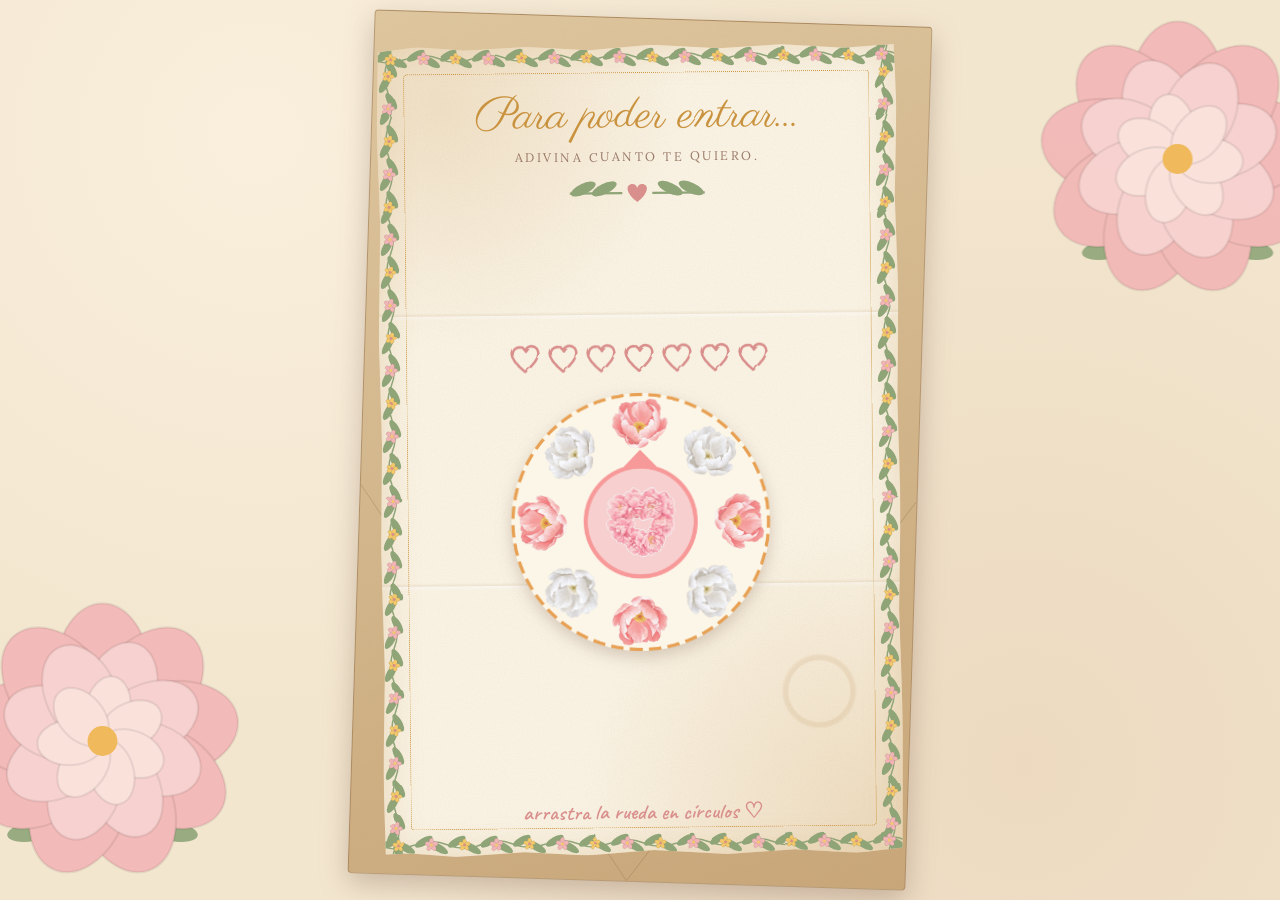
<file: index.html>
<!DOCTYPE html>
<html lang="es">
<head>
<meta charset="utf-8">
<meta name="viewport" content="width=device-width, initial-scale=1, viewport-fit=cover">
<title>Para ti</title>

<link rel="preconnect" href="https://fonts.googleapis.com">
<link rel="preconnect" href="https://fonts.gstatic.com" crossorigin>
<link href="https://fonts.googleapis.com/css2?family=Caveat:wght@500;600;700&family=Lora:ital,wght@0,400;0,500;0,600;1,400&family=Parisienne&display=swap" rel="stylesheet">
<link rel="stylesheet" href="style.css">
</head>
<body>

<!--
=====================================================================
  GUÍA DE SEÑALADORES  (busca con Ctrl+F el que quieras editar)
=====================================================================
  Cada texto, imagen y botón tiene un señalador con el formato:
      <PANTALLA>-<Tipo><Número>
  y aparece DOS veces: como un comentario pegado al elemento (el que
  dice solo "1-Texto1") y como atributo  data-id="1-Texto1"  en el
  elemento mismo.

  PANTALLAS
     1    Rueda de corazones (la "contraseña")
     2    Título + imagen + botón continuar
     3    Menú de 4 opciones
     3.1  Burbujas de texto alrededor de la peonía
     3.2  Galería de fotos colgada
     3.3  Reproductor de vinilo (audio)
     3.4  Carta escrita a mano

  TIPOS
     Titulo  = título de la pantalla         (ej. 3.2-Titulo)
     Texto   = cualquier otro texto          (ej. 3.1-Texto4)
     Imagen  = imágenes (src="img/...")      (ej. 3.2-Imagen6)
     Boton   = texto de un botón             (ej. 2-Boton1)
     Enlace  = enlace externo                (ej. 3.3-Enlace)

  PARA IR DIRECTO A UNA PANTALLA mientras editas, agrega al final de la
  dirección:  index.html#2   index.html#3   index.html#3.1  ...#3.4

  Lo que se configura en JavaScript (canción, velocidad de la
  carta, vueltas de la rueda...) está al principio de script.js.
=====================================================================
-->

<!-- Fondo: dos ramos decorativos (solo se ven en pantallas grandes) -->
<img class="decor decor-izq" data-id="Fondo-Imagen1" src="img/peonia.svg" alt="" aria-hidden="true"><!-- Fondo-Imagen1 -->
<img class="decor decor-der" data-id="Fondo-Imagen2" src="img/peonia.svg" alt="" aria-hidden="true"><!-- Fondo-Imagen2 -->

<main id="app">

  <!-- ===================================================================
       PANTALLA 1 · Rueda de corazones
       =================================================================== -->
  <section class="pantalla activa" data-pantalla="1" id="pantalla-1">
    <article class="tarjeta">
      <header class="cab">
        <h1 class="titulo" data-id="1-Titulo"><!-- 1-Titulo -->Para poder entrar…</h1>
        <p class="subtitulo" data-id="1-Texto1"><!-- 1-Texto1 -->adivina cuanto te quiero.</p>
        <img class="divisor" src="img/decoracion/divisor.svg" alt="" aria-hidden="true">
      </header>

      <div class="centro">
        <!-- Los corazones del medidor los crea script.js (CONFIG.corazones) -->
        <div class="medidor" id="medidor" role="progressbar" aria-valuemin="0" aria-valuemax="100" aria-valuenow="0" aria-label="Medidor de corazones"></div>

        <div class="rueda-zona" id="rueda-zona">
          <img class="rueda pista" id="rueda" data-id="1-Imagen1" src="img/decoracion/ruleta.png" alt="Rueda de flores: gírala" draggable="false" tabindex="0"><!-- 1-Imagen1 -->
        </div>
      </div>

      <footer class="pie">
        <p class="nota" id="nota-1" data-id="1-Texto2" data-completo="¡Listo, pasa!"><!-- 1-Texto2 (data-completo = lo que dice al llenarse) -->arrastra la rueda en círculos ♡</p>
      </footer>
    </article>
  </section>


  <!-- ===================================================================
       PANTALLA 2 · Título, imagen y botón
       =================================================================== -->
  <section class="pantalla" data-pantalla="2" id="pantalla-2">
    <article class="tarjeta">
      <header class="cab">
        <h1 class="titulo" data-id="2-Titulo"><!-- 2-Titulo -->Con mucho cariño</h1>
        <p class="subtitulo" data-id="2-Texto1"><!-- 2-Texto1 -->para la mujer de mi vida</p>
        <img class="divisor" src="img/decoracion/divisor.svg" alt="" aria-hidden="true">
      </header>

      <div class="centro">
        <figure class="polaroid">
          <img data-id="2-Imagen1" src="img/fawn.jpg" alt=""><!-- 2-Imagen1 -->
        </figure>
      </div>

      <footer class="pie">
        <button class="btn-sello" type="button" data-ir="3">
          <img src="img/decoracion/sello.svg" alt="Fotito de lia" aria-hidden="true">
          <span class="rotulo" data-id="2-Boton1"><!-- 2-Boton1 -->Continuar</span>
        </button>
      </footer>
    </article>
  </section>


  <!-- ===================================================================
       PANTALLA 3 · Menú de 4 opciones
       =================================================================== -->
  <section class="pantalla" data-pantalla="3" id="pantalla-3">
    <article class="tarjeta">
      <header class="cab">
        <h1 class="titulo" data-id="3-Titulo"><!-- 3-Titulo -->¿A donde lleva?</h1>
        <p class="subtitulo" data-id="3-Texto1"><!-- 3-Texto1 -->elige una</p>
        <img class="divisor" src="img/decoracion/divisor.svg" alt="" aria-hidden="true">
      </header>

      <div class="centro">
        <nav class="menu">
          <!-- Opción A → pantalla 3.1 -->
          <button class="opcion" type="button" data-ir="3.1">
            <img data-id="3-Imagen1" src="img/peonia.svg" alt=""><!-- 3-Imagen1 -->
            <span data-id="3-Boton1"><!-- 3-Boton1 -->♡</span>
          </button>
          <!-- Opción B → pantalla 3.2 -->
          <button class="opcion" type="button" data-ir="3.2">
            <img data-id="3-Imagen2" src="img/icono-galeria.svg" alt=""><!-- 3-Imagen2 -->
            <span data-id="3-Boton2"><!-- 3-Boton2 -->♡♡</span>
          </button>
          <!-- Opción C → pantalla 3.3 -->
          <button class="opcion" type="button" data-ir="3.3">
            <img data-id="3-Imagen3" src="img/vinilo.png" alt=""><!-- 3-Imagen3 -->
            <span data-id="3-Boton3"><!-- 3-Boton3 -->♡♡♡</span>
          </button>
          <!-- Opción D → pantalla 3.4 -->
          <button class="opcion" type="button" data-ir="3.4">
            <img data-id="3-Imagen4" src="img/sobre.svg" alt=""><!-- 3-Imagen4 -->
            <span data-id="3-Boton4"><!-- 3-Boton4 -->♡♡♡♡</span>
          </button>
        </nav>
      </div>

      <footer class="pie">
        <p class="nota" data-id="3-Texto2"><!-- 3-Texto2 -->con todo mi amor ♡</p>
      </footer>
    </article>
  </section>


  <!-- ===================================================================
       PANTALLA 3.1 · Burbujas alrededor de la peonía
       =================================================================== -->
  <section class="pantalla" data-pantalla="3.1" id="pantalla-3-1">
    <article class="tarjeta">
      <header class="cab">
        <h1 class="titulo" data-id="3.1-Titulo"><!-- 3.1-Titulo -->Cosas que amo de ti</h1>
        <img class="divisor" src="img/decoracion/divisor.svg" alt="" aria-hidden="true">
      </header>

      <div class="centro">
        <div class="orbita" id="orbita">
          <img class="peonia-centro" data-id="3.1-Imagen1" src="img/circulo-peonia.png" alt="Peonía" ><!-- 3.1-Imagen1 -->

          <div class="burbuja" data-id="3.1-Texto1"><!-- 3.1-Texto1 -->Tu inteligencia</div>
          <div class="burbuja" data-id="3.1-Texto2"><!-- 3.1-Texto2 -->Tu amabilidad</div>
          <div class="burbuja" data-id="3.1-Texto3"><!-- 3.1-Texto3 -->Tu preocupación</div>
          <div class="burbuja" data-id="3.1-Texto4"><!-- 3.1-Texto4 -->Tu sonrisa</div>
          <div class="burbuja" data-id="3.1-Texto5"><!-- 3.1-Texto5 -->Tu sensibilidad</div>
          <div class="burbuja" data-id="3.1-Texto6"><!-- 3.1-Texto6 -->Tu valentía</div>
          <div class="burbuja" data-id="3.1-Texto7"><!-- 3.1-Texto7 -->Tu paciencia</div>
          <div class="burbuja" data-id="3.1-Texto8"><!-- 3.1-Texto8 -->Tu humor</div>
          <div class="burbuja" data-id="3.1-Texto9"><!-- 3.1-Texto9 -->Tu coraje</div>
          <div class="burbuja" data-id="3.1-Texto10"><!-- 3.1-Texto10 -->Todo, siempre</div>
        </div>
      </div>

      <footer class="pie">
        <button class="btn" type="button" data-ir="3"><span data-id="3.1-Boton1"><!-- 3.1-Boton1 -->← volver</span></button>
      </footer>
    </article>
  </section>


  <!-- ===================================================================
       PANTALLA 3.2 · Galería colgada
       
       =================================================================== -->
  <section class="pantalla" data-pantalla="3.2" id="pantalla-3-2">
    <article class="tarjeta">
      <header class="cab">
        <h1 class="titulo" data-id="3.2-Titulo"><!-- 3.2-Titulo -->Mi galería favorita</h1>
        <img class="divisor" src="img/decoracion/divisor.svg" alt="" aria-hidden="true">
      </header>

      <div class="centro centro-scroll">
        <div class="galeria">
          <figure class="cuadro"><img data-id="3.2-Imagen1" src="img/gale1.webp" alt="Foto 1"><!-- 3.2-Imagen1 --></figure>
          <figure class="cuadro"><img data-id="3.2-Imagen2" src="img/gale2.PNG" alt="Foto 2"><!-- 3.2-Imagen2 --></figure>
          <figure class="cuadro"><img data-id="3.2-Imagen3" src="img/gale3.webp" alt="Foto 3"><!-- 3.2-Imagen3 --></figure>
          <figure class="cuadro"><img data-id="3.2-Imagen4" src="img/gale4.webp" alt="Foto 4"><!-- 3.2-Imagen4 --></figure>
          <figure class="cuadro"><img data-id="3.2-Imagen5" src="img/gale5.webp" alt="Foto 5"><!-- 3.2-Imagen5 --></figure>
          <figure class="cuadro"><img data-id="3.2-Imagen6" src="img/gale6.webp" alt="Foto 6"><!-- 3.2-Imagen6 --></figure>
        </div>
      </div>

      <footer class="pie">
        <button class="btn" type="button" data-ir="3"><span data-id="3.2-Boton1"><!-- 3.2-Boton1 -->← volver</span></button>
      </footer>
    </article>
  </section>


  <!-- ===================================================================
       PANTALLA 3.3 · Reproductor de vinilo
       La canción se configura en script.js  →  CONFIG.cancion (archivo en audio/)
       =================================================================== -->
  <section class="pantalla" data-pantalla="3.3" id="pantalla-3-3">
    <article class="tarjeta">
      <header class="cab">
        <h1 class="titulo" data-id="3.3-Titulo"><!-- 3.3-Titulo -->Te quiero siempre</h1>
        <img class="divisor" src="img/decoracion/divisor.svg" alt="" aria-hidden="true">
      </header>

      <div class="centro">
        <div class="reproductor" id="reproductor">
          <!-- 3.3-Imagen2: el disco que sale y gira (si usas un GIF girando, quita
               la animación "girar" de .disco img en style.css) -->
          <div class="disco"><img data-id="3.3-Imagen2" src="img/vinilo.png" alt=""></div><!-- 3.3-Imagen2 -->
          <!-- 3.3-Imagen1: la portada. Al tocarla suena / se pausa -->
          <button class="portada" id="portada" type="button" aria-label="Reproducir o pausar la canción">
            <img data-id="3.3-Imagen1" src="img/portada-disco.png" alt=""><!-- 3.3-Imagen1 -->
            
          </button>
        </div>

        <p class="texto-cancion" data-id="3.3-Texto1"><!-- 3.3-Texto1 -->There's only me and you</p>
      </div>

      <footer class="pie">
        <button class="btn" type="button" data-ir="3"><span data-id="3.3-Boton1"><!-- 3.3-Boton1 -->← volver</span></button>
      </footer>
    </article>
  </section>


  <!-- ===================================================================
       PANTALLA 3.4 · Carta escrita a mano
       La carta se escribe sola; toca la hoja para verla completa de golpe.
       Cada <p> de 3.4-Texto1 es un párrafo (agrega o quita los que quieras).
       =================================================================== -->
  <section class="pantalla" data-pantalla="3.4" id="pantalla-3-4">
    <article class="tarjeta">
      <header class="cab">
        <h1 class="titulo" data-id="3.4-Titulo"><!-- 3.4-Titulo -->Para la mujer de mis ojos</h1>
        <img class="divisor" src="img/decoracion/divisor.svg" alt="" aria-hidden="true">
      </header>

      <div class="centro">
        <div class="carta">
          <div class="hoja" id="hoja">
            <div class="hoja-interior" id="hoja-interior">
              <div id="carta-texto" data-id="3.4-Texto1"><!-- 3.4-Texto1 (la carta) -->
                <p>Alessandra, mi vida:</p>
                <p>De niño mi color favorito siempre fue el azul, conforme crecía fui conociendo más y agregué el lavanda y el verde.</p>
    
                <p>Lo que no me esperaba es quedespues de conocerte tambien agregaría el amarillo y que el azul ahora lo veria más intenso, mi vida se lleno de colores desde que estas en mi viday me inspira a ser mejor persona.</p>
      
                <p>Espero con ansias el momento en el que nos cumplamos ese deseo de vernos y poder por fin tomar esas suaves manos, abrazarte y no más soltarte, pues como podría hacer para mirar a otro lado después de haberte visto.</p>
               
                <p>Te quiero siempre, Cuak</p>
              </div>
              <!-- 3.4-Imagen2: la mano que escribe (la punta del lápiz marca dónde va el texto) -->
              <div class="mano" id="mano"><img data-id="3.4-Imagen2" src="img/mano-escribiendo.svg" alt="" aria-hidden="true"></div><!-- 3.4-Imagen2 -->
            </div>
          </div>

          <figure class="foto-carta polaroid">
            <img data-id="3.4-Imagen1" src="img/fawnflower.jpg" alt="Foto junto a la carta"><!-- 3.4-Imagen1 -->
          </figure>
        </div>
      </div>

      <footer class="pie">
        <button class="btn" type="button" data-ir="3"><span data-id="3.4-Boton1"><!-- 3.4-Boton1 -->← volver</span></button>
      </footer>
    </article>
  </section>

</main>

<div id="aviso" role="status" aria-live="polite"></div>

<script src="script.js"></script>
</body>
</html>
</file>
<file: style.css>
/* ===== PALETA (edita aquí los colores) ===== */
:root{
  --crema:#f3e6cf; --papel:#fcf6e8; --oro:#c9923e; --rosa:#d98f8c; --rosa-claro:#f2cfc8;
  --salvia:#8fa578; --durazno:#f0b98a; --tinta:#6b4a3a; --tinta-suave:#9a7a68;
  --titulo:'Parisienne',cursive; --mano:'Caveat',cursive; --texto:'Lora',Georgia,serif;
}
*{box-sizing:border-box;margin:0}
html,body{height:100%}
body{font-family:var(--texto);color:var(--tinta);background:
  radial-gradient(circle at 20% 15%,#f9efdc 0,transparent 45%),
  radial-gradient(circle at 80% 85%,#ecd9c0 0,transparent 50%),var(--crema);overflow:hidden}
img{max-width:100%;display:block}
button{font:inherit;color:inherit;cursor:pointer;background:none;border:0}
:focus-visible{outline:3px dashed var(--rosa);outline-offset:3px}

.decor{position:fixed;width:min(22vw,320px);opacity:.9;pointer-events:none;display:none}
.decor-izq{left:-3vw;bottom:2vh}.decor-der{right:-3vw;top:2vh;transform:scaleX(-1)}
@media(min-width:1000px){.decor{display:block}}

#app{height:100dvh;display:grid;place-items:center;padding:max(12px,env(safe-area-inset-top)) 12px max(12px,env(safe-area-inset-bottom))}
.pantalla{display:none;position:relative;width:100%;justify-content:center;align-items:center}
.pantalla.activa{display:flex;animation:entra .6s ease both;filter:drop-shadow(0 10px 14px rgba(107,74,58,.3))}
@keyframes entra{from{opacity:0;transform:scale(.97) rotate(-.4deg)}}

/* ===== TARJETA (papel con guirnalda y marco punteado dorado) ===== */
/* ===== CARTA: papel envejecido, doblado en tres, recortado a mano ===== */
.tarjeta{position:relative;z-index:1;width:min(calc(100% - 30px),520px);height:min(calc(100dvh - 70px),810px);display:grid;grid-template-rows:auto 1fr auto;
  padding:40px 34px 30px;overflow:hidden;transform:rotate(-.6deg);
  clip-path:polygon(.4% .6%,8% 0,17% .5%,29% .1%,41% .6%,53% 0,66% .5%,78% .1%,90% .6%,99.6% .2%,100% 8%,99.5% 19%,100% 31%,99.6% 44%,100% 57%,99.5% 70%,100% 83%,99.7% 99.4%,91% 100%,79% 99.5%,66% 100%,52% 99.4%,39% 100%,27% 99.5%,14% 100%,5% 99.5%,.3% 99.6%,0 90%,.5% 77%,0 63%,.4% 49%,0 36%,.5% 22%,0 10%);
  box-shadow:inset 0 0 38px rgba(196,148,80,.3);
  background:url("data:image/svg+xml,%3Csvg xmlns='http://www.w3.org/2000/svg' width='160' height='160'%3E%3Cfilter id='n'%3E%3CfeTurbulence type='fractalNoise' baseFrequency='.8' numOctaves='2'/%3E%3CfeColorMatrix values='0 0 0 0 .55 0 0 0 0 .4 0 0 0 0 .25 0 0 0 .14 0'/%3E%3C/filter%3E%3Crect width='160' height='160' filter='url(%23n)'/%3E%3C/svg%3E"),
    radial-gradient(circle at 12% 7%,rgba(205,160,95,.24),transparent 28%),
    radial-gradient(circle at 93% 95%,rgba(205,160,95,.28),transparent 32%),
    radial-gradient(circle at 84% 80%,transparent 0 30px,rgba(180,130,70,.15) 32px 35px,transparent 38px),
    linear-gradient(transparent calc(33.33% - 4px),rgba(150,110,60,.1) calc(33.33% - 1px),rgba(255,255,255,.6) 33.33%,transparent calc(33.33% + 4px)),
    linear-gradient(transparent calc(66.66% - 4px),rgba(150,110,60,.1) calc(66.66% - 1px),rgba(255,255,255,.6) 66.66%,transparent calc(66.66% + 4px)),
    var(--papel)}
/* sobre de papel kraft detrás de la carta */
.pantalla::before{content:"";position:absolute;left:50%;top:50%;width:min(100%,556px);height:min(calc(100dvh - 24px),862px);transform:translate(-50%,-50%) rotate(1.8deg);border-radius:4px;border:1px solid rgba(120,85,45,.35);
  background:url("data:image/svg+xml,%3Csvg xmlns='http://www.w3.org/2000/svg' width='160' height='160'%3E%3Cfilter id='n'%3E%3CfeTurbulence type='fractalNoise' baseFrequency='.8' numOctaves='2'/%3E%3CfeColorMatrix values='0 0 0 0 .55 0 0 0 0 .4 0 0 0 0 .25 0 0 0 .14 0'/%3E%3C/filter%3E%3Crect width='160' height='160' filter='url(%23n)'/%3E%3C/svg%3E"),
    linear-gradient(to top right,transparent calc(50% - .8px),rgba(120,85,45,.28) 50%,transparent calc(50% + .8px)) left bottom/50% 45% no-repeat,
    linear-gradient(to top left,transparent calc(50% - .8px),rgba(120,85,45,.28) 50%,transparent calc(50% + .8px)) right bottom/50% 45% no-repeat,
    linear-gradient(160deg,#dfc79f,#c8a678)}
.tarjeta::before{content:"";position:absolute;inset:0;pointer-events:none;z-index:2;
  background:url(img/decoracion/guirnalda-h.svg) top repeat-x,url(img/decoracion/guirnalda-h.svg) bottom repeat-x,
  url(img/decoracion/guirnalda-v.svg) left repeat-y,url(img/decoracion/guirnalda-v.svg) right repeat-y;background-size:auto 24px,auto 24px,24px auto,24px auto}
.tarjeta::after{content:"";position:absolute;inset:27px;border:1.5px dotted var(--oro);border-radius:4px;pointer-events:none}
.cab{text-align:center;padding-top:6px}
.titulo{font:400 clamp(2.1rem,8vw,2.9rem)/1.1 var(--titulo);color:var(--oro)}
.subtitulo{margin-top:6px;font-size:.78rem;letter-spacing:.2em;text-transform:uppercase;color:var(--tinta-suave)}
.divisor{width:150px;margin:8px auto 0}
.centro{min-height:0;display:flex;flex-direction:column;align-items:center;justify-content:center;gap:14px;padding:10px 4px}
.centro-scroll{justify-content:flex-start;overflow-y:auto}
.pie{display:flex;justify-content:center;padding-top:8px;position:relative;z-index:3}
.nota{font:600 1.35rem var(--mano);color:var(--rosa);text-align:center}

.btn{font:700 1.3rem var(--mano);padding:6px 26px;color:var(--tinta);background:var(--rosa-claro);border:2px dashed var(--rosa);border-radius:4px;transform:rotate(-1.5deg);box-shadow:2px 3px 0 rgba(217,143,140,.35);transition:transform .2s}
.btn:hover{transform:rotate(1deg) scale(1.05)}
.btn-sello{position:relative;width:104px;height:104px;display:grid;place-items:center;transition:transform .2s}
.btn-sello:hover{transform:rotate(-6deg) scale(1.06)}
.btn-sello img{position:absolute;inset:0;width:100%;height:100%}
.rotulo{position:relative;font:700 1.05rem var(--mano);color:#fff7e8;text-shadow:0 1px 1px rgba(90,50,30,.5);text-align:center;line-height:1}

/* ===== PANTALLA 1 ===== */
.medidor{display:flex;gap:4px}
.corazon{position:relative;width:34px;height:32px;--p:0%;transition:transform .25s}
.corazon i{position:absolute;inset:0}
.corazon svg{width:100%;height:100%;filter:url(#crayon)}
.corazon .base path{fill:none;stroke:var(--rosa);stroke-width:2.4;stroke-linejoin:round}
.corazon .relleno{clip-path:inset(0 calc(100% - var(--p)) 0 0)}
.corazon .relleno path{fill:var(--rosa);stroke:#c4706f;stroke-width:2.4}
.rueda-zona{display:grid;place-items:center}
.rueda{width:min(62vw,270px);touch-action:none;cursor:grab;user-select:none;filter:drop-shadow(0 6px 8px rgba(107,74,58,.25))}
.rueda:active{cursor:grabbing}

/* ===== PANTALLA 2 ===== */
.polaroid{background:#fff;padding:12px 12px 36px;box-shadow:0 6px 14px rgba(107,74,58,.25);transform:rotate(-2.5deg);width:min(72%,290px);position:relative}
.polaroid::before{content:"";position:absolute;top:-12px;left:50%;width:84px;height:24px;margin-left:-42px;background:rgba(242,207,200,.8);transform:rotate(3deg);box-shadow:0 1px 2px rgba(0,0,0,.12)}
.polaroid img{width:100%;aspect-ratio:1;object-fit:cover}

/* ===== PANTALLA 3 · menú ===== */
.menu{display:grid;grid-template-columns:1fr 1fr;gap:18px;width:100%}
.opcion{display:flex;flex-direction:column;align-items:center;gap:8px;padding:16px 8px;background:#fff;border:2px solid var(--rosa-claro);border-radius:4px;box-shadow:3px 4px 0 rgba(201,146,62,.3);transition:transform .2s}
.opcion:nth-child(odd){transform:rotate(-1.5deg)}.opcion:nth-child(even){transform:rotate(1.5deg)}
.opcion:hover{transform:rotate(0) scale(1.05)}
.opcion img{width:62px;height:62px;object-fit:contain}
.opcion span{font:700 1.2rem/1.1 var(--mano)}

/* ===== 3.1 burbujas ===== */
.orbita{position:relative;width:min(100%,400px);aspect-ratio:1}
.peonia-centro{position:absolute;left:50%;top:50%;width:38%;transform:translate(-50%,-50%);filter:drop-shadow(0 4px 6px rgba(107,74,58,.25))}
.burbuja{position:absolute;left:50%;top:50%;opacity:0;white-space:nowrap;padding:6px 14px;font:600 1.1rem var(--mano);background:var(--rosa-claro);border:1.5px solid var(--rosa);border-radius:999px;box-shadow:1px 2px 0 rgba(217,143,140,.4);will-change:transform}
.burbuja:nth-of-type(3n+2){background:#f8e3b8;border-color:var(--oro)}
.burbuja:nth-of-type(3n){background:#dfe8cf;border-color:var(--salvia)}

/* ===== 3.2 galería ===== */
.galeria{display:grid;grid-template-columns:1fr 1fr;gap:30px 24px;width:100%;padding:24px 8px 12px}
.cuadro{position:relative;background:#fff;padding:7px;border:8px solid var(--oro);box-shadow:inset 0 0 0 2px #e8c98f,3px 5px 9px rgba(107,74,58,.3)}
.cuadro:nth-child(odd){transform:rotate(-1.2deg)}.cuadro:nth-child(even){transform:rotate(1.2deg)}
.cuadro img{width:100%;aspect-ratio:4/5;object-fit:cover}
.cuadro::before{content:"";position:absolute;left:25%;width:50%;top:-24px;height:16px;
  background:linear-gradient(to top right,transparent calc(50% - .7px),#8a6a50 50%,transparent calc(50% + .7px)) left/50% 100% no-repeat,
  linear-gradient(to top left,transparent calc(50% - .7px),#8a6a50 50%,transparent calc(50% + .7px)) right/50% 100% no-repeat}
.cuadro::after{content:"";position:absolute;inset:-14px;pointer-events:none;
  background:url("data:image/svg+xml,%3Csvg xmlns='http://www.w3.org/2000/svg' viewBox='0 0 32 30'%3E%3Cpath d='M16 28C4 18 1 11 5 6c4-4 9-2 11 2 2-4 7-6 11-2 4 5 1 12-11 22z' fill='%23d98f8c' stroke='%23b86463' stroke-width='2'/%3E%3C/svg%3E") left top/24px no-repeat,
  url("data:image/svg+xml,%3Csvg xmlns='http://www.w3.org/2000/svg' viewBox='0 0 32 30'%3E%3Cpath d='M16 28C4 18 1 11 5 6c4-4 9-2 11 2 2-4 7-6 11-2 4 5 1 12-11 22z' fill='%23d98f8c' stroke='%23b86463' stroke-width='2'/%3E%3C/svg%3E") right bottom/24px no-repeat}

/* ===== 3.3 vinilo ===== */
.reproductor{position:relative;width:min(100%,310px);height:240px}
.disco{position:absolute;top:30px;left:16px;width:174px;height:174px;transition:transform .9s cubic-bezier(.3,.8,.3,1)}
.disco img{width:100%;height:100%;animation:girar 3s linear infinite;animation-play-state:paused}
.reproductor.sonando .disco{transform:translateX(157px)}
.reproductor.sonando .disco img{animation-play-state:running}
@keyframes girar{to{transform:rotate(360deg)}}
.portada{position:absolute;top:0;left:0;width:240px;height:240px;z-index:1;box-shadow:4px 6px 12px rgba(107,74,58,.35)}
.portada img{width:100%;height:100%}
.icono{position:absolute;right:10px;bottom:10px;width:40px;height:40px;border-radius:50%;background:rgba(252,246,232,.92);border:2px solid var(--rosa)}
.icono::before{content:"";position:absolute;left:15px;top:10px;border-left:14px solid var(--rosa);border-top:9px solid transparent;border-bottom:9px solid transparent}
.sonando .icono::before{left:12px;top:11px;width:16px;height:16px;border:0;border-left:5px solid var(--rosa);border-right:5px solid var(--rosa)}
.texto-cancion{font:500 1.3rem/1.3 var(--mano);text-align:center;max-width:380px}

/* ===== 3.4 carta ===== */
.carta{display:grid;grid-template-columns:1fr 104px;gap:14px;width:100%;height:100%;align-items:start}
.hoja{height:100%;overflow-y:auto;background:var(--papel) repeating-linear-gradient(transparent 0 25px,#ecd9b8 25px 26px);border:1px solid #e6d3b3;box-shadow:2px 4px 8px rgba(107,74,58,.2);cursor:pointer}
.hoja-interior{position:relative;padding:4px 14px 40px;font:500 1.3rem/26px var(--mano)}
.hoja-interior p{margin-bottom:26px}
.mano{position:absolute;width:70px;pointer-events:none;transform:translateY(-100%);transition:opacity .5s}
.mano.oculta{opacity:0}
.foto-carta{width:104px;padding:6px 6px 20px;margin-top:10px;transform:rotate(3deg)}
.foto-carta::before{width:50px;margin-left:-25px;height:16px;top:-8px}
@media(max-width:420px){.carta{grid-template-columns:1fr 84px}.foto-carta{width:84px}.tarjeta{padding:38px 26px 26px}}

#aviso{position:fixed;left:50%;bottom:24px;transform:translate(-50%,20px);opacity:0;pointer-events:none;padding:8px 18px;background:var(--tinta);color:var(--papel);border-radius:4px;font:1.1rem var(--mano);transition:.4s;max-width:90vw;text-align:center;z-index:10}
#aviso.ver{opacity:1;transform:translate(-50%,0)}
@media(prefers-reduced-motion:reduce){*{animation:none!important;transition:none!important}}

/* confeti (serpentinas y flores) */
.confeti{position:fixed;top:-30px;z-index:20;pointer-events:none;width:8px;height:22px;border-radius:2px;animation:cae linear forwards}
img.confeti{width:26px;height:26px}
@keyframes cae{to{transform:translate(var(--dx),110vh) rotate(var(--giro))}}
</file>
